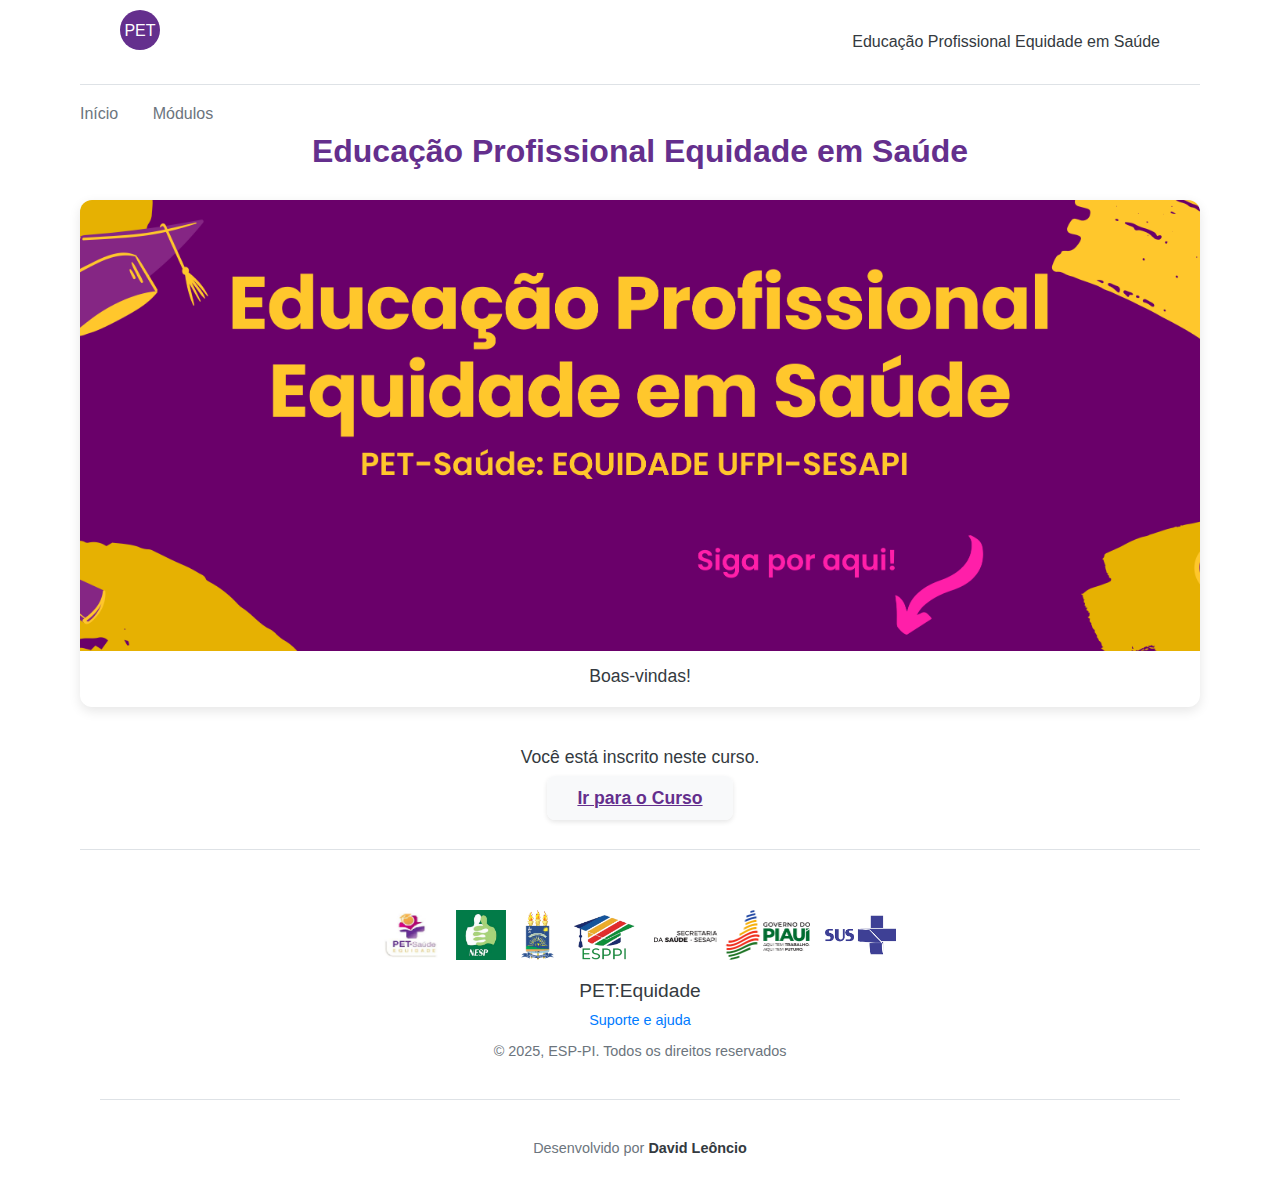
<file: index.html>
<!DOCTYPE html>
<html lang="pt-BR">
  <head>
    <meta charset="UTF-8" />
    <meta name="viewport" content="width=device-width, initial-scale=1.0" />
    <title>Educação Profissional Equidade em Saúde</title>
    <link rel="stylesheet" href="styles.css" />
    <link
      href="https://fonts.googleapis.com/icon?family=Material+Icons"
      rel="stylesheet"
    />
  </head>

  <body>
    <div class="app-container">
      <main class="main-content">
        <header class="content-header">
          <div class="logo-placeholder">
            <svg
              class="logo-icon"
              viewBox="0 0 100 100"
              xmlns="http://www.w3.org/2000/svg"
            >
              <circle cx="50" cy="50" r="50" fill="#642f8d" />
              <text
                x="50"
                y="65"
                font-family="Arial, sans-serif"
                font-size="40"
                fill="white"
                text-anchor="middle"
              >
                PET
              </text>
            </svg>
          </div>
          <span class="page-title-mobile"
            >Educação Profissional Equidade em Saúde</span
          >
        </header>

        <nav class="secondary-nav">
          <a href="index.html" class="principal-link">Início</a>
          <a href="modulos.html" class="modulo-link">Módulos</a>
        </nav>

        <h1 class="main-heading">Educação Profissional Equidade em Saúde</h1>

        <div class="content-card">
          <div class="image-placeholder"></div>
          <p class="welcome-message">Boas-vindas!</p>
        </div>

        <div class="enrollment-status">
          <p class="status-message">Você está inscrito neste curso.</p>
          <a class="course-button" href="md01.html" role="button"
            >Ir para o Curso</a
          >
        </div>
        <hr class="section-divider" />
        <footer class="page-footer">
          <div class="footer-box">
            <img src="Imagem/PET.png" alt="Logotipo PET Equidade" />
            <img src="Imagem/NESP.png" alt="Logotipo NESP" />
            <img src="Imagem/UFPI.png" alt="Logotipo UFPI" />
            <img src="Imagem/ESPPI.png" alt="Logotipo ESP-PI" />
            <img src="Imagem/sesapi.png" alt="Logotipo SESAPI" />
            <img src="Imagem/SUS.png" alt="Logotipo SUS" />
          </div>
          <p class="footer-academy">PET:Equidade</p>
          <a href="#" class="footer-link">Suporte e ajuda</a>
          <p class="footer-copyright">
            &copy; 2025, ESP-PI. Todos os direitos reservados
          </p>

          <hr class="section-divider short-divider" />
          <p class="footer-developer">
            Desenvolvido por
            <span class="developer-name">David Leôncio</span>
          </p>
        </footer>
      </main>
    </div>
  </body>
</html>
</file>
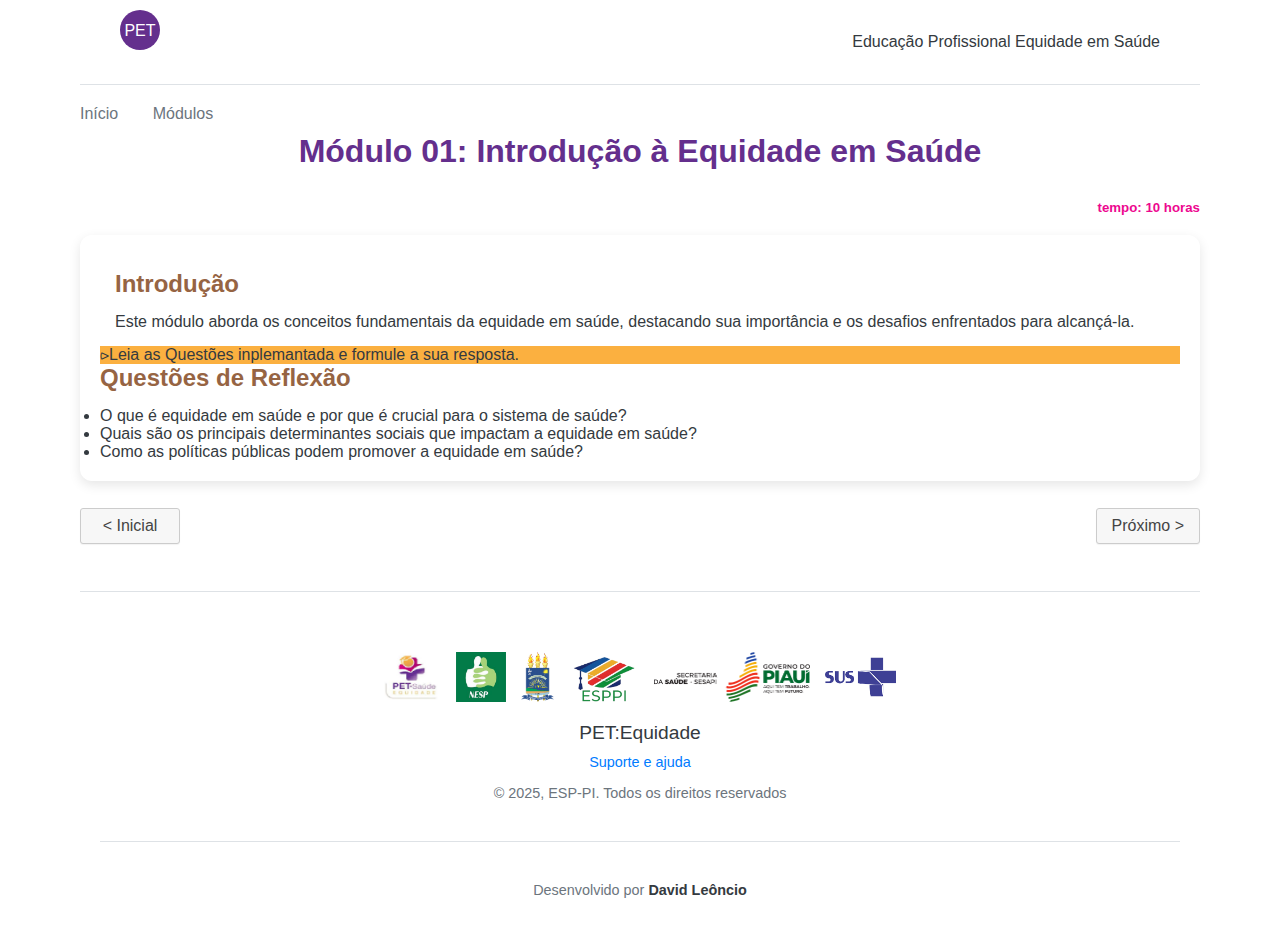
<file: md01.html>
<!DOCTYPE html>
<html lang="pt-BR">

<head>
    <meta charset="UTF-8">
    <meta name="viewport" content="width=device-width, initial-scale=1.0">
    <title>EPES_Módulo01</title>
    <link rel="stylesheet" href="styles.css">
    <link href="https://fonts.googleapis.com/icon?family=Material+Icons" rel="stylesheet">
</head>

<body>

    <div class="app-container">
        <main class="main-content">
            <header class="content-header">
                <div class="logo-placeholder">
                    <svg class="logo-icon" viewBox="0 0 100 100" xmlns="http://www.w3.org/2000/svg">
                        <circle cx="50" cy="50" r="50" fill="#642f8d" />
                        <text x="50" y="65" font-family="Arial, sans-serif" font-size="40" fill="white"
                            text-anchor="middle">PET</text>
                    </svg>
                </div>
                <span class="page-title-mobile">Educação Profissional Equidade em Saúde</span>
            </header>

            <nav class="secondary-nav">
                <a href="/index.html" class="principal-link">Início</a>
                <a href="/modulos.html" class="modulo-link">Módulos</a>
            </nav>
            <h1 class="main-heading">Módulo 01: Introdução à Equidade em Saúde</h1>
            <h5 dir="rtl">tempo: 10 horas</h5>


            <div class="content-card_mod">
                <div class="resumo_mod">
                    <h2>Introdução</h2>
                    <p>Este módulo aborda os conceitos fundamentais da equidade em saúde, destacando sua importância e
                        os desafios enfrentados para alcançá-la.</p>
                </div>
                <p class="qtoes">&gtcc;Leia as Questões inplemantada e formule a sua resposta.</p>
                <div class="questoes_mod">
                    <h2>Questões de Reflexão</h2>
                    <ul>
                        <li>O que é equidade em saúde e por que é crucial para o sistema de saúde?</li>
                        <li>Quais são os principais determinantes sociais que impactam a equidade em saúde?</li>
                        <li>Como as políticas públicas podem promover a equidade em saúde?</li>
                    </ul>
                </div>
            </div>
            <div class="navigation-container">                
                <button class="nav-button anterior">
                   <a href="/index.html">&lt; Inicial</a> 
                </button>
                <button class="nav-button proximo">
                    Próximo &gt;
                </button>
            </div>
            <hr class="section-divider">
            <footer class="page-footer">
                <div class="footer-box">
                    <img src="/Imagem/PET.png" alt="PET:Equidade Logo">
                    <img src="/Imagem/NESP.png" alt="NESP Logo">
                    <img src="/Imagem/UFPI.png" alt="UFPI Logo">
                    <img src="/Imagem/ESPPI.png" alt="ESP-PI Logo">
                    <img src="/Imagem/sesapi.png" alt="SESAPI Logo">
                    <img src="/Imagem/SUS.png" alt="SUS Logo">
                </div>
                <p class="footer-academy">PET:Equidade</p>
                <a href="#" class="footer-link">Suporte e ajuda</a>
                <p class="footer-copyright">&copy; 2025, ESP-PI. Todos os direitos reservados</p>

                <hr class="section-divider short-divider">
                <p class="footer-developer">
                    Desenvolvido por
                    <span class="developer-name">David Leôncio</span>
                </p>
            </footer>

        </main>
    </div>

</body>

</html>
</file>
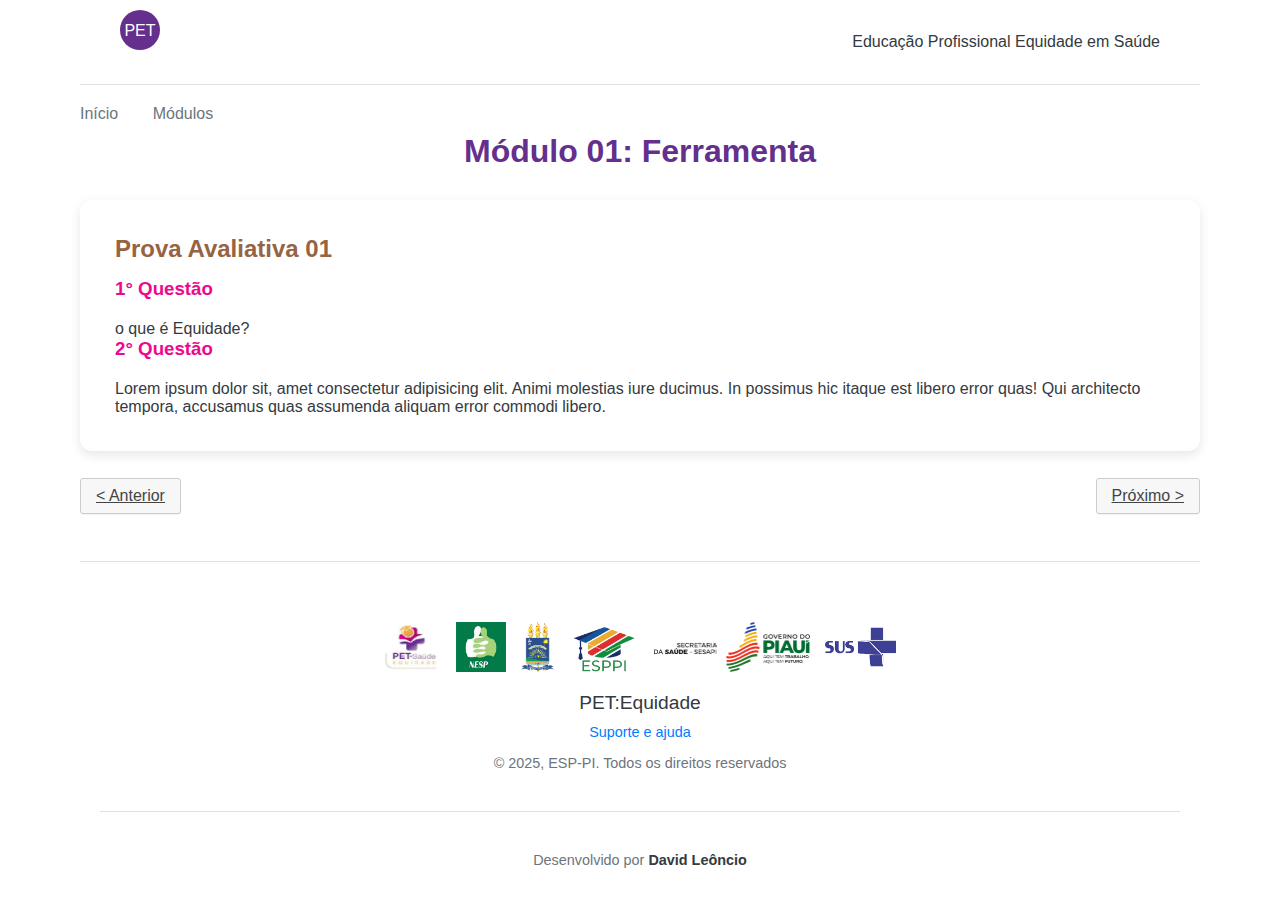
<file: md01_avaliação.html>
<!DOCTYPE html>
<html lang="pt-BR">

<head>
    <meta charset="UTF-8">
    <meta name="viewport" content="width=device-width, initial-scale=1.0">
    <title>Curso EPES</title>
    <link rel="stylesheet" href="styles.css">
    <link href="https://fonts.googleapis.com/icon?family=Material+Icons" rel="stylesheet">
</head>

<body>

    <div class="app-container">
        <main class="main-content">
            <header class="content-header">
                <div class="logo-placeholder">
                    <svg class="logo-icon" viewBox="0 0 100 100" xmlns="http://www.w3.org/2000/svg">
                        <circle cx="50" cy="50" r="50" fill="#642f8d" />
                        <text x="50" y="65" font-family="Arial, sans-serif" font-size="40" fill="white"
                            text-anchor="middle">PET</text>
                    </svg>
                </div>
                <span class="page-title-mobile">Educação Profissional Equidade em Saúde</span>
            </header>

            <nav class="secondary-nav">
                <a href="index.html" class="principal-link">Início</a>
                <a href="modulos.html" class="modulo-link">Módulos</a>
            </nav>
            <h1 class="main-heading">Módulo 01: Ferramenta</h1>


            <div class="content-card_mod">
                <div class="resumo_mod">
                    <h2>Prova Avaliativa 01</h2>
                    <h3>1° Questão</h3>
                    <p>o que é Equidade?</p>

                    <h3>2° Questão</h3>
                    <p>Lorem ipsum dolor sit, amet consectetur adipisicing elit. Animi molestias iure ducimus. In possimus hic itaque est libero error quas! Qui architecto tempora, accusamus quas assumenda aliquam error commodi libero.</p>
                </div>
            </div>
            <div class="navigation-container">                
                <a class="nav-button anterior" href="md01_ferramenta.html" role="button" aria-label="Voltar ao início">&lt; Anterior</a>
                <a class="nav-button proximo" href="md01_avaliação.html" role="button" aria-label="Próximo conteúdo">Próximo &gt;</a>
            </div>
            <hr class="section-divider">
            <footer class="page-footer">
                <div class="footer-box">
                    <img src="Imagem/PET.png" alt="Logotipo PET Equidade">
                    <img src="Imagem/NESP.png" alt="Logotipo NESP">
                    <img src="Imagem/UFPI.png" alt="Logotipo UFPI">
                    <img src="Imagem/ESPPI.png" alt="Logotipo ESP-PI">
                    <img src="Imagem/sesapi.png" alt="Logotipo SESAPI">
                    <img src="Imagem/SUS.png" alt="Logotipo SUS">
                </div>
                <p class="footer-academy">PET:Equidade</p>
                <a href="#" class="footer-link">Suporte e ajuda</a>
                <p class="footer-copyright">&copy; 2025, ESP-PI. Todos os direitos reservados</p>

                <hr class="section-divider short-divider">
                <p class="footer-developer">
                    Desenvolvido por
                    <span class="developer-name">David Leôncio</span>
                </p>
            </footer>

        </main>
    </div>

</body>

</html>
</file>
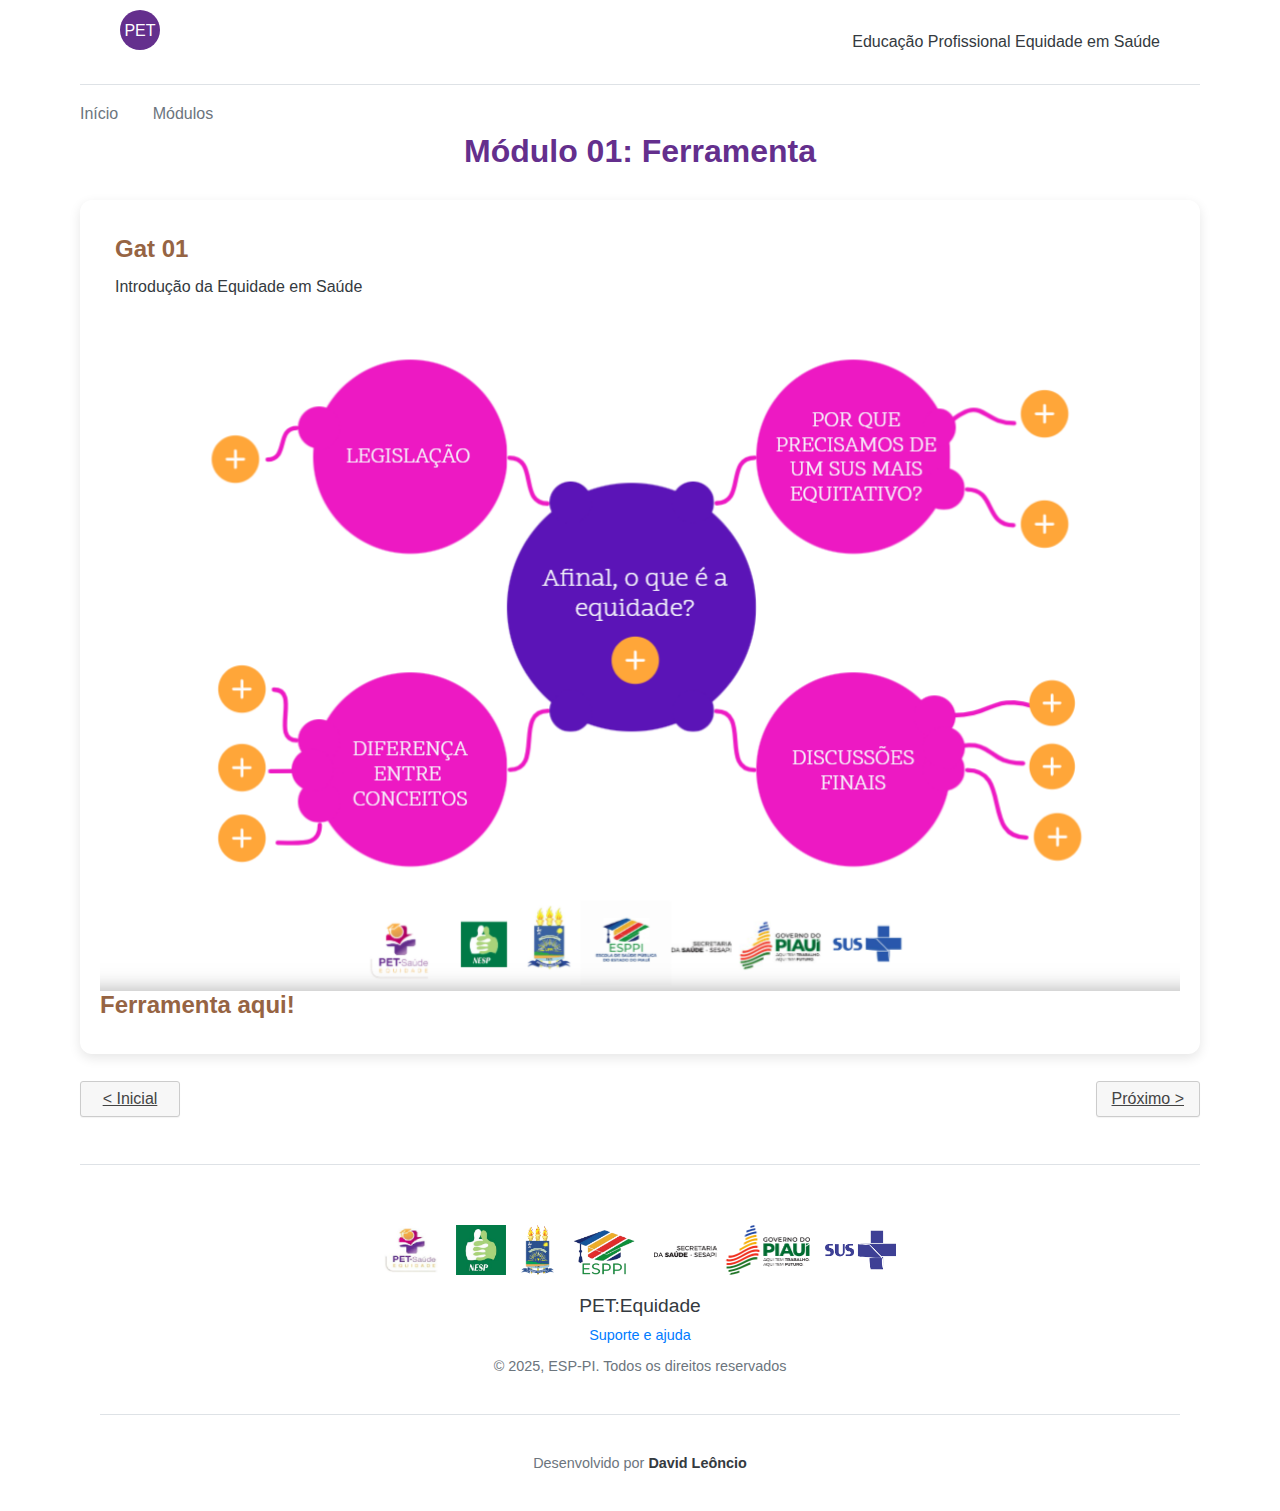
<file: md01_ferramenta.html>
<!DOCTYPE html>
<html lang="pt-BR">

<head>
    <meta charset="UTF-8">
    <meta name="viewport" content="width=device-width, initial-scale=1.0">
    <title>Curso EPES</title>
    <link rel="stylesheet" href="styles.css">
    <link href="https://fonts.googleapis.com/icon?family=Material+Icons" rel="stylesheet">
</head>

<body>

    <div class="app-container">
        <main class="main-content">
            <header class="content-header">
                <div class="logo-placeholder">
                    <svg class="logo-icon" viewBox="0 0 100 100" xmlns="http://www.w3.org/2000/svg">
                        <circle cx="50" cy="50" r="50" fill="#642f8d" />
                        <text x="50" y="65" font-family="Arial, sans-serif" font-size="40" fill="white"
                            text-anchor="middle">PET</text>
                    </svg>
                </div>
                <span class="page-title-mobile">Educação Profissional Equidade em Saúde</span>
            </header>

            <nav class="secondary-nav">
                <a href="index.html" class="principal-link">Início</a>
                <a href="modulos.html" class="modulo-link">Módulos</a>
            </nav>
            <h1 class="main-heading">Módulo 01: Ferramenta</h1>


            <div class="content-card_mod">
                <div class="resumo_mod">
                    <h2>Gat 01</h2>
                    <p>Introdução da Equidade em Saúde</p>
                </div>
                <div class="imagem_mod">
                    <img src="Imagem/ferramenta01.png" alt="Ilustração da ferramenta do Módulo 01">
                    <h2>Ferramenta aqui!</h2>

                </div>
            </div>
            <div class="navigation-container">                
                <a class="nav-button anterior" href="index.html" role="button" aria-label="Voltar ao início">&lt; Inicial</a>
                <a class="nav-button proximo" href="md01_ferramenta.html" role="button" aria-label="Próximo conteúdo">Próximo &gt;</a>
            </div>
            <hr class="section-divider">
            <footer class="page-footer">
                <div class="footer-box">
                    <img src="Imagem/PET.png" alt="Logotipo PET Equidade">
                    <img src="Imagem/NESP.png" alt="Logotipo NESP">
                    <img src="Imagem/UFPI.png" alt="Logotipo UFPI">
                    <img src="Imagem/ESPPI.png" alt="Logotipo ESP-PI">
                    <img src="Imagem/sesapi.png" alt="Logotipo SESAPI">
                    <img src="Imagem/SUS.png" alt="Logotipo SUS">
                </div>
                <p class="footer-academy">PET:Equidade</p>
                <a href="#" class="footer-link">Suporte e ajuda</a>
                <p class="footer-copyright">&copy; 2025, ESP-PI. Todos os direitos reservados</p>

                <hr class="section-divider short-divider">
                <p class="footer-developer">
                    Desenvolvido por
                    <span class="developer-name">David Leôncio</span>
                </p>
            </footer>

        </main>
    </div>

</body>

</html>
</file>
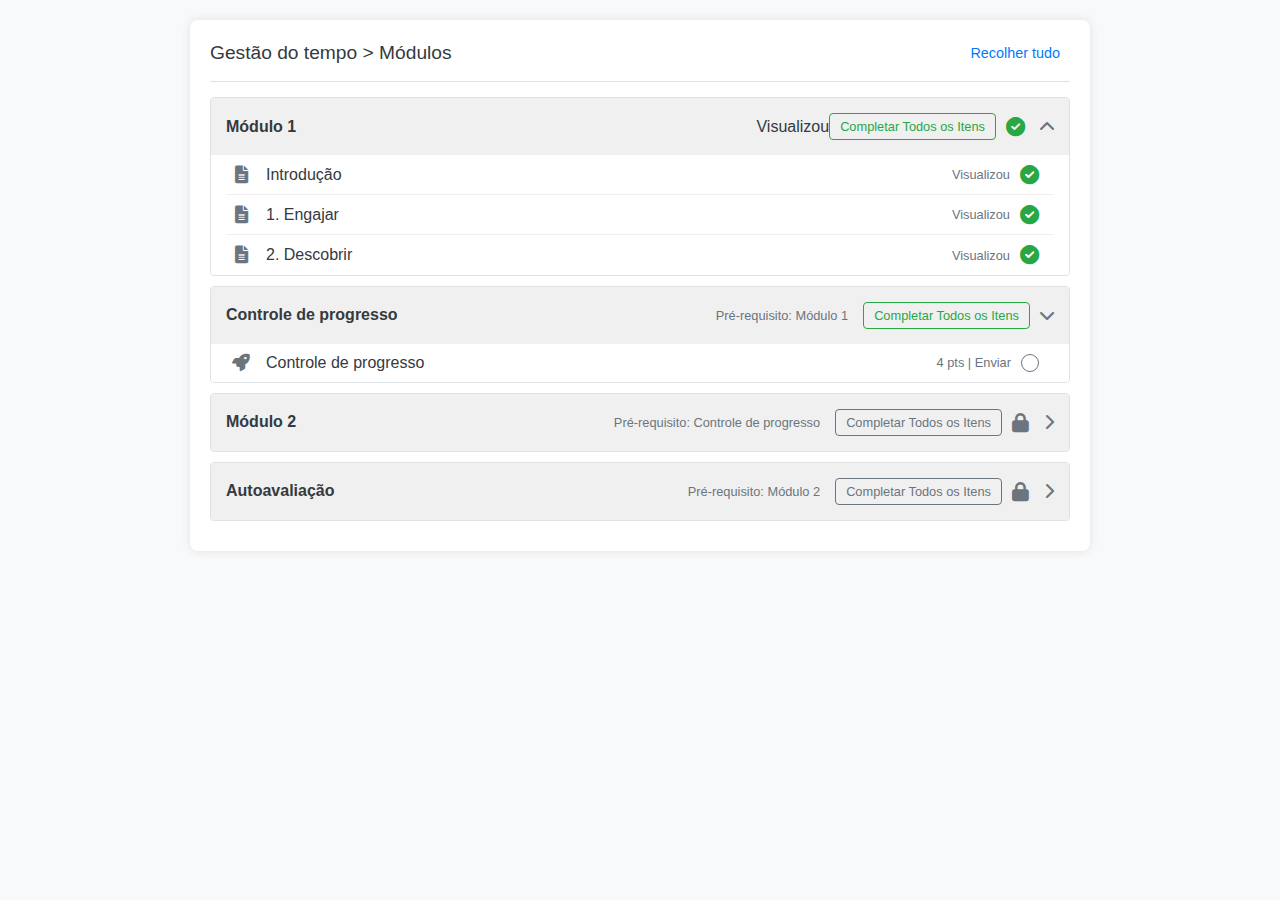
<file: modulos.html>
<!DOCTYPE html>
<html lang="pt-BR">
<head>
    <meta charset="UTF-8">
    <meta name="viewport" content="width=device-width, initial-scale=1.0">
    <title>Estrutura de Módulos - Acordeão</title>
    <link rel="stylesheet" href="style.css">
    <link rel="stylesheet" href="https://cdnjs.cloudflare.com/ajax/libs/font-awesome/6.0.0-beta3/css/all.min.css">
</head>
<body>

    <div class="container-principal">

        <header class="cabecalho-modulos">
            <h1>Gestão do tempo &gt; Módulos</h1>
            <button class="btn-acao-principal">Recolher tudo</button>
        </header>

        <main class="lista-modulos">

            <section class="modulo-item completo aberto">
                <div class="modulo-cabecalho">
                    <span class="titulo-secao">Módulo 1</span>
                    <span class="status-prerequisito">Visualizou</span>
                    <button class="btn-completar">Completar Todos os Itens</button>
                    <i class="fas fa-check-circle icone-status completo"></i>
                    <i class="fas fa-chevron-down icone-expansao"></i>
                </div>
                <div class="modulo-conteudo">
                    <div class="item-aula completo">
                        <i class="fas fa-file-alt icone-item"></i>
                        <span>Introdução</span>
                        <span class="status-item">Visualizou</span>
                        <i class="fas fa-check-circle icone-status completo"></i>
                    </div>
                    <div class="item-aula completo">
                        <i class="fas fa-file-alt icone-item"></i>
                        <span>1. Engajar</span>
                        <span class="status-item">Visualizou</span>
                        <i class="fas fa-check-circle icone-status completo"></i>
                    </div>
                    <div class="item-aula completo">
                        <i class="fas fa-file-alt icone-item"></i>
                        <span>2. Descobrir</span>
                        <span class="status-item">Visualizou</span>
                        <i class="fas fa-check-circle icone-status completo"></i>
                    </div>
                </div>
            </section>

            <section class="modulo-item pendente">
                <div class="modulo-cabecalho">
                    <span class="titulo-secao">Controle de progresso</span>
                    <span class="prerequisito">Pré-requisito: Módulo 1</span>
                    <button class="btn-completar">Completar Todos os Itens</button>
                    <i class="fas fa-chevron-down icone-expansao"></i>
                </div>
                <div class="modulo-conteudo">
                    <div class="item-aula pendente">
                        <i class="fas fa-rocket icone-item avaliacao"></i>
                        <span>Controle de progresso</span>
                        <span class="detalhe-item">4 pts | Enviar</span>
                        <span class="status-circulo"></span>
                    </div>
                </div>
            </section>

            <section class="modulo-item bloqueado fechado">
                <div class="modulo-cabecalho">
                    <span class="titulo-secao">Módulo 2</span>
                    <span class="prerequisito">Pré-requisito: Controle de progresso</span>
                    <button class="btn-completar bloqueado">Completar Todos os Itens</button>
                    <i class="fas fa-lock icone-status bloqueado"></i>
                    <i class="fas fa-chevron-right icone-expansao"></i>
                </div>
                </section>

            <section class="modulo-item bloqueado fechado">
                <div class="modulo-cabecalho">
                    <span class="titulo-secao">Autoavaliação</span>
                    <span class="prerequisito">Pré-requisito: Módulo 2</span>
                    <button class="btn-completar bloqueado">Completar Todos os Itens</button>
                    <i class="fas fa-lock icone-status bloqueado"></i>
                    <i class="fas fa-chevron-right icone-expansao"></i>
                </div>
            </section>

        </main>
    </div>
    <script src="script.js"></script>
</body>
</html>
</file>
<file: styles.css>
/* Variáveis para padronização de cores */
:root {
    --color-primary: #642f8d;    /* cor principal */
    --color-sidebar-bg: #f8f9fa; /* Fundo cinza claro */
    --color-text-dark: #343a40;  /* Texto escuro (títulos, links ativos) */
    --color-text-light: #6c757d; /* Texto cinza claro/secundário */
    --color-separator: #dee2e6;  /* Cor da linha de separação */
    --color-link-blue: #007bff;  /* Azul padrão para links (Suporte e ajuda) */
    --color-link-yellow: #fbb040;  /* Amarelo padrão para observações */
    --max-page-width: 1200px; /* Largura máxima do conteúdo da página */
}

/* Reset básico e tipografia */
* {
    box-sizing: border-box;
    margin: 0;
    padding: 0;
}

body {
    font-family: -apple-system, BlinkMacSystemFont, "Segoe UI", Roboto, "Helvetica Neue", Arial, sans-serif;
    background-color: #ffffff;
    color: var(--color-text-dark);
}

/* 1. Layout Principal (Flexbox) */
.app-container {
    display: flex;
    min-height: 100vh;
}
.content-header {
    /* Alinha os elementos horizontalmente e justifica (espaço entre) */
    display: flex;
    justify-content: space-between;
    align-items: center;
    gap: 16px; /* espaçamento entre itens, ajustável */
    flex-wrap: wrap; /* permite quebra em telas pequenas */
    width: 100%;
    padding: 0 40px;
    margin-bottom: 20px;
    border-bottom: 1px solid var(--color-separator);
}

.logo-placeholder {
    padding: 10px 0;
    text-align: center;
    margin-bottom: 20px;
    width: auto;
    flex-shrink: 0;
    min-width: fit-content;
}

.logo-icon {
    display: inline-block;
    width: 40px;
    height: 40px;
    /* Estilo do SVG */
}
/* Área de Conteúdo Principal */
.main-content {
    width: 100%;
    max-width: var(--max-page-width);
    margin: 0 auto; /* centraliza o conteúdo */
    padding: 0 40px 40px 40px;
    flex-grow: 1;
}
h1 {
    text-align: center;
    margin-bottom: 30px;
}

/* Título e Navegação Secundária (Alinhados à Esquerda) */
.secondary-nav {
    padding: 0 auto;
    margin-bottom: 10px;
    max-width: var(--max-page-width); /* Limite para alinhar com o card */
}

.principal-link, .modulo-link {
    display: inline-block;
    text-decoration: none;
    color: var(--color-text-light);
    margin-right: 30px;
    justify-content: left;
}

.principal-link:hover, .modulo-link:hover {
    color: var(--color-text-dark);
    font-weight: 700;
}
.main-heading {
    font-size: 2rem;
    margin-bottom: 30px;
    max-width: 100%;
    color: var(--color-primary);
}
h3,h5 {
    margin-bottom: 20px;
    color: #ed088f;
}
h2 {
    margin-bottom: 15px;
    color: #966443;
}
/* Card de Conteúdo */
.qtoes{
    background-color: var(--color-link-yellow);
}
.content-card {
    background-color: #ffffff;
    border-radius: 12px;
    box-shadow: 0 4px 12px rgba(0, 0, 0, 0.1);
    max-width: 100%;
    margin: 20px auto;
    text-align: center;
    overflow: hidden;
}

.content-card_mod {
    background-color: #ffffff;
    border-radius: 12px;
    box-shadow: 0 4px 12px rgba(0, 0, 0, 0.1);
    max-width: 100%;
    margin: 20px auto;
    padding: 20px;
    overflow: hidden;
}

/* Container para imagens dos módulos: garante que a imagem se ajuste ao contêiner */
.imagem_mod {
    display: block;
    width: 100%;
    overflow: hidden;
}
.imagem_mod img {
    width: 100%;       /* ocupa toda a largura disponível do contêiner */
    height: auto;      /* preserva proporção */
    display: block;    /* remove espaços abaixo da imagem */
    max-width: 100%;
    object-fit: cover; /* cobre o contêiner quando possível */
}

.image-placeholder {
    /* Placeholder da Imagem */
    background-image: url(Imagem/Banner\ Equidade.png);
    background-size: cover;
    background-position: center;
    width: 100%;
    padding-top: 40.25%; 
    border-radius: 8px 8px 0 0; /* Arredonda apenas o topo */
}

.welcome-message {
    font-size: 1.1rem;
    color: var(--color-text-dark);
    padding: 15px 0 20px 0;
    font-weight: 500;
}

/* --- ESTILOS PARA A SEGUNDA IMAGEM (Centralizado) --- */
.resumo_mod {
    padding: 15px;
    text-align: left;
}

/* Centralização de Conteúdo Secundário */
.enrollment-status,
.page-footer {
    width: 100%;
    max-width: var(--max-page-width); /* Consistência com content-card */
    text-align: center;
    margin-left: auto;
    margin-right: auto;
    padding: 0 20px;
}

/* Status de Inscrição */
.enrollment-status {
    margin-top: 40px;
    margin-bottom: 40px;
}

.status-message {
    font-size: 1.1rem;
    color: var(--color-text-dark);
    margin-bottom: 20px;
}

/* Botão "Ir para o Curso" */
.course-button {
    background-color: var(--color-sidebar-bg);
    color: var(--color-primary); 
    border: none;
    border-radius: 8px;
    padding: 12px 30px;
    font-size: 1.1rem;
    font-weight: 600;
    cursor: pointer;
    box-shadow: 0 2px 5px rgba(0, 0, 0, 0.1);
    transition: background-color 0.2s;
    min-width: 250px;
}

.course-button:hover {
    background-color: #e9ecef;
}
/* Estilos gerais do contêiner para posicionar os botões */
.navigation-container {
    display: flex;
    justify-content: space-between; /* Espaça os botões para as extremidades */
    align-items: center;
    width: 100%; /* Ocupa a largura total */
    height: 50px; /* Altura de exemplo */
    padding: 10px 0;
    /* Para demonstração, pode-se adicionar uma borda ou fundo: */
    /* border: 1px solid #ccc; */
}

/* Estilo base para todos os botões de navegação */
.nav-button {
    /* Aparência */
    font-size: 16px;
    font-family: Arial, sans-serif;
    color: #444; /* Cor do texto */
    text-align: center;
    /* Layout e espaçamento */
    padding: 8px 15px; /* Preenchimento interno */
    min-width: 100px; /* Largura mínima para botões */
    
    /* Estilo do botão */
    background-color: #f7f7f7; /* Fundo levemente cinza/branco */
    border: 1px solid #ccc; /* Borda cinza clara */
    border-radius: 3px; /* Cantos levemente arredondados */
    box-shadow: 0 1px 1px rgba(0, 0, 0, 0.05); /* Sombra suave para dar profundidade */
    
    /* Cursor e Transições */
    cursor: pointer;
    transition: background-color 0.2s, border-color 0.2s;
    
    /* Alinhamento do texto */
    display: inline-flex;
    align-items: center;
    justify-content: center;
}
.nav-button a {
    text-decoration: none;
    color: inherit; /* Herda a cor do botão */
}

/* Estilo para quando o mouse passar por cima (efeito hover) */
.nav-button:hover {
    background-color: #ededed;
    border-color: #bbb;
}

/* Efeito Ativo (clique): Adicionado */
.nav-button:active {
    background-color: #e0e0e0; /* Fundo mais escuro */
    border-color: #aaa;       /* Borda mais escura */
    box-shadow: 0 0 1px rgba(0, 0, 0, 0.1); /* Sombra mais sutil para parecer "pressionado" */
    transform: translateY(1px);             /* Move 1px para baixo para simular o pressionar */
}

/* --- Estado Desabilitado --- */

/* Estilo para botões desabilitados (por exemplo, na primeira página) */
.nav-button:disabled,
.nav-button[disabled] {
    cursor: default;               /* Cursor padrão */
    opacity: 0.6;                  /* Deixa o botão mais transparente */
    background-color: #f7f7f7;     /* Mantém a cor original */
    border-color: #ccc;            /* Mantém a borda original */
    color: #999;                   /* Cor do texto mais clara */
    box-shadow: none;              /* Remove a sombra para parecer 'inativo' */
    transform: none;               /* Remove o transform de active */
}

/* Estilo específico para o botão "Anterior" */
.anterior{
    /* Posição à esquerda, como na imagem */
    margin-left: 0;
}

/* Estilo específico para o botão "Próximo" */
.proximo {
    /* Posição à direita, como na imagem */
    margin-right: 0;
}
/* Linha Divisória */
.section-divider {
    border: none;
    border-top: 1px solid var(--color-separator);
    margin: 40px auto;
    max-width: var(--max-page-width);
}

/* Rodapé da Página */
.page-footer {
    padding-top: 20px;
    font-size: 0.9rem;
    color: var(--color-text-dark);
}
.footer-box {
    display: flex;
    justify-content: center;
    align-items: center;
    gap: 15px;
    margin-bottom: 20px;
}
.footer-box img {   
    height: 50px; /* Ajuste o tamanho conforme necessário */
}

.footer-academy {
    font-size: 1.2rem;
    font-weight: 500;
    margin-bottom: 10px;
}

.footer-link {
    color: var(--color-link-blue);
    text-decoration: none;
    margin-bottom: 15px;
    display: block; 
}

.footer-link:hover {
    text-decoration: underline;
}

.footer-copyright {
    color: var(--color-text-light);
    margin-bottom: 40px;
}

.footer-developer {
    margin-top: 40px;
    color: var(--color-text-light);
}

.developer-name {
    font-weight: bold;
    color: var(--color-text-dark);
}
</file>
<file: style.css>
/* style.css */

/* 1. Reset Básico e Variáveis (Opcional, mas recomendado) */
:root {
    --cor-principal: #007bff; /* Azul para botões */
    --cor-sucesso: #28a745; /* Verde para concluído */
    --cor-bloqueado: #6c757d; /* Cinza para bloqueado */
    --cor-borda: #dee2e6; /* Cinza claro para bordas */
    --cor-fundo-claro: #f8f9fa;
    --cor-texto-principal: #343a40;
}

* {
    box-sizing: border-box;
    margin: 0;
    padding: 0;
}

body {
    font-family: Arial, sans-serif;
    background-color: var(--cor-fundo-claro);
    color: var(--cor-texto-principal);
    padding: 20px;
}

.container-principal {
    max-width: 900px; /* Limite o contêiner para melhor visualização */
    margin: 0 auto;
    background-color: #fff;
    padding: 20px;
    border-radius: 8px;
    box-shadow: 0 0 10px rgba(0, 0, 0, 0.1);
}

/* 2. Cabeçalho */
.cabecalho-modulos {
    display: flex;
    justify-content: space-between;
    align-items: center;
    padding-bottom: 15px;
    margin-bottom: 15px;
    border-bottom: 1px solid var(--cor-borda);
}

.cabecalho-modulos h1 {
    font-size: 1.2em;
    font-weight: normal;
}

.cabecalho-modulos strong {
    font-weight: bold;
}

.btn-acao-principal {
    background: none;
    border: none;
    color: var(--cor-principal);
    cursor: pointer;
    font-size: 0.9em;
    padding: 5px 10px;
    border-radius: 4px;
}

/* 3. Estilização dos Módulos (Acordeão) */

.modulo-item {
    border: 1px solid var(--cor-borda);
    border-radius: 4px;
    margin-bottom: 10px;
    overflow: hidden; /* Importante para o efeito de expansão */
}

.modulo-cabecalho {
    display: flex;
    align-items: center;
    padding: 15px;
    cursor: pointer; /* Indica que é clicável */
    background-color: #f0f0f0; /* Fundo leve para o cabeçalho */
    transition: background-color 0.2s;
}

/* Estilização para cabeçalhos que não estão bloqueados */
.modulo-item:not(.bloqueado) .modulo-cabecalho:hover {
    background-color: #e9ecef;
}

.titulo-secao {
    font-weight: bold;
    flex-grow: 1; /* Ocupa o espaço restante */
}

.prerequisito {
    font-size: 0.8em;
    color: var(--cor-bloqueado);
    margin-right: 15px;
}

.btn-completar {
    background: none;
    border: 1px solid var(--cor-sucesso);
    color: var(--cor-sucesso);
    padding: 5px 10px;
    margin-right: 10px;
    cursor: pointer;
    border-radius: 4px;
    font-size: 0.8em;
}

.btn-completar.bloqueado {
    border-color: var(--cor-bloqueado);
    color: var(--cor-bloqueado);
    cursor: not-allowed;
}

/* 4. Ícones de Status e Expansão */

.icone-status {
    font-size: 1.2em;
    margin-right: 15px;
}

.icone-status.completo {
    color: var(--cor-sucesso);
}

.icone-status.bloqueado {
    color: var(--cor-bloqueado);
}

.icone-expansao {
    color: var(--cor-bloqueado);
    /* Transforma a seta para simular o estado (opcional, via CSS) */
    transition: transform 0.3s;
}

.modulo-item.aberto .icone-expansao {
    transform: rotate(180deg);
}

/* 5. Conteúdo do Módulo */

.modulo-conteudo {
    padding: 0 15px;
    background-color: #fff;
    /* Simula o Acordeão: visível para 'aberto', escondido para 'fechado' */
    max-height: 500px; /* Valor grande para mostrar todo o conteúdo */
    transition: max-height 0.5s ease-in-out, padding 0.5s ease-in-out;
}

.modulo-item.fechado .modulo-conteudo {
    max-height: 0;
    padding: 0 15px;
}

.item-aula {
    display: flex;
    align-items: center;
    padding: 10px 0;
    border-top: 1px solid #f0f0f0;
}

.item-aula:first-child {
    border-top: none;
}

.icone-item {
    font-size: 1.1em;
    color: var(--cor-bloqueado);
    width: 30px; /* Garante que os ícones fiquem alinhados */
    text-align: center;
}

.item-aula span:nth-child(2) { /* O nome do item */
    flex-grow: 1;
    margin-left: 10px;
}

.status-item, .detalhe-item {
    font-size: 0.8em;
    color: var(--cor-bloqueado);
    margin-right: 10px;
}

/* Círculo para itens pendentes */
.status-circulo {
    display: inline-block;
    width: 18px;
    height: 18px;
    border: 1px solid var(--cor-bloqueado);
    border-radius: 50%;
    margin-right: 15px;
}
</file>
